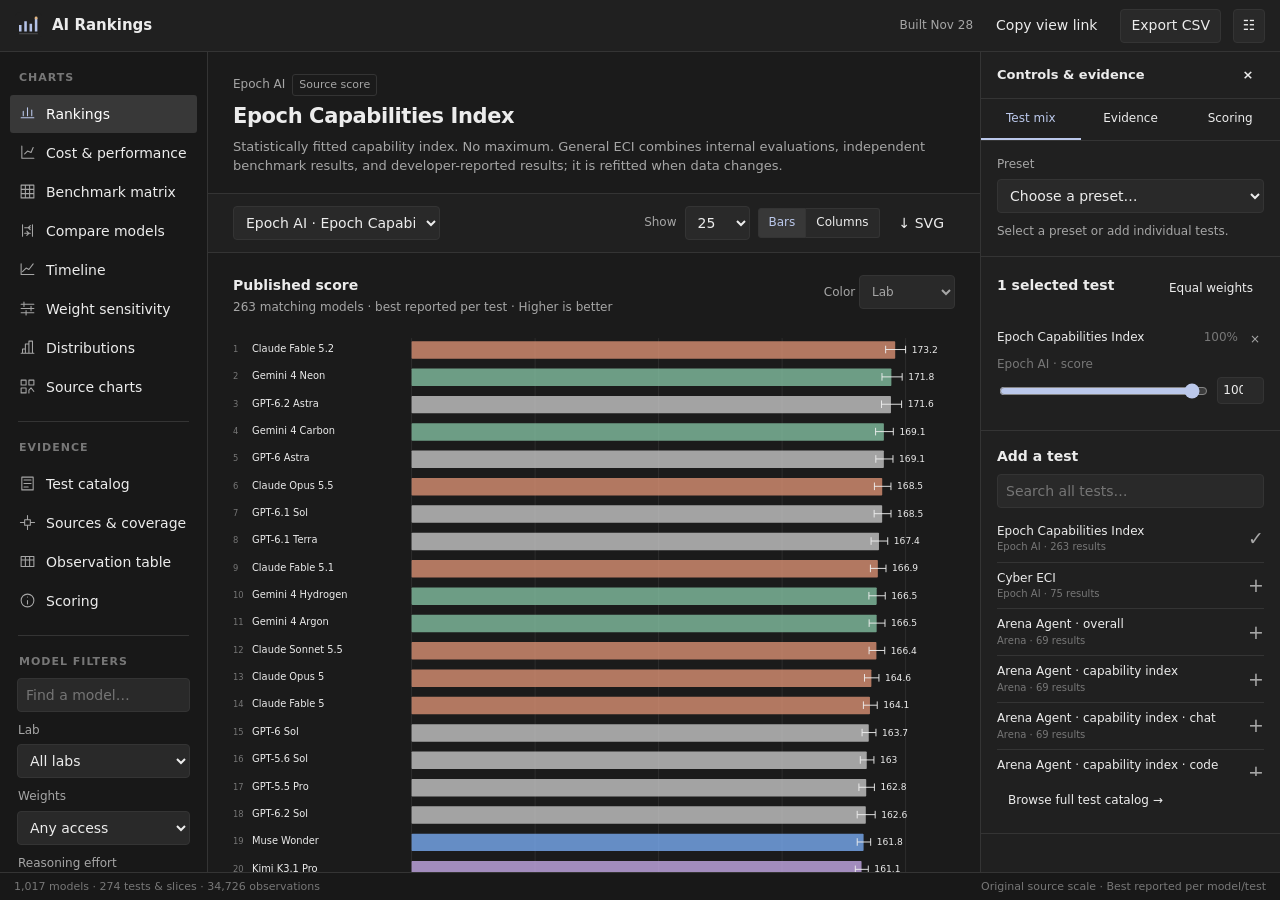
<file: index.html>
<!doctype html>
<html lang="en">
  <head>
    <meta charset="UTF-8">
    <meta name="viewport" content="width=device-width,initial-scale=1">
    <meta name="theme-color" content="#1b1b1b">
    <title>AI Rankings</title>
    <link rel="icon" href="icon.svg" type="image/svg+xml">
    <link rel="stylesheet" href="style.css">
  </head>
  <body>
    <div id="app">
      <div
        class="boot"><img src="icon.svg" width="44" height="44" alt=""><h1>AI Rankings</h1><p id="boot-status">Loading source observations…</p><progress></progress></div>
    </div>
    <div id="tooltip" role="tooltip" hidden></div>
    <div id="toast" role="status" hidden></div>
    <script type="module" src="app.js"></script>
  </body>
</html>
</file>
<file: style.css>
:root {
  color-scheme: dark;
  --bg: #1b1b1b;
  --surface: #202020;
  --side: #181818;
  --control: #292929;
  --hover: #303030;
  --selected: #383838;
  --line: #343434;
  --text: #ececec;
  --muted: #a6a6a6;
  --dim: #777;
  --accent: #bbc8eb;
  --warn: #dfba7c;
  --good: #91bea0;
  --bad: #ee8f89;
  font: 14px/1.45
    Inter,system-ui,-apple-system,BlinkMacSystemFont,"Segoe UI",sans-serif;
}
* {
  box-sizing: border-box;
}
body {
  margin: 0;
  background: var(--bg);
  color: var(--text);
}
button,
input,
select {
  font: inherit;
  color: inherit;
}
button,
select,
input[type=number],
input[type=date],
input[type=search],
input[type=text] {
  min-height: 34px;
  border: 1px solid var(--line);
  background: var(--control);
  border-radius: 4px;
}
button {
  cursor: pointer;
  padding: 5px 10px;
}
button:hover {
  background: var(--hover);
}
button:disabled {
  opacity: .4;
  cursor: default;
}
input,
select {
  padding: 5px 8px;
  min-width: 0;
}
input[type=checkbox] {
  accent-color: var(--accent);
  width: 15px;
  height: 15px;
}
input[type=range] {
  accent-color: var(--accent);
  min-width: 0;
  width: 100%;
  height: 18px;
}
a {
  color: var(--accent);
  text-decoration: none;
}
a:hover {
  text-decoration: underline;
}
:focus-visible {
  outline: 2px solid var(--accent);
  outline-offset: 2px;
}
h1,
h2,
h3,
p {
  margin: 0;
}
h1 {
  font-size: 21px;
  font-weight: 600;
  letter-spacing: -.4px;
}
h2 {
  font-size: 17px;
  font-weight: 600;
}
h3 {
  font-size: 14px;
  font-weight: 600;
}
small,
.small {
  font-size: 12px;
}
.muted {
  color: var(--muted);
}
.dim {
  color: var(--dim);
}
.good {
  color: var(--good);
}
.warn {
  color: var(--warn);
}
.bad {
  color: var(--bad);
}
.mono {
  font-variant-numeric: tabular-nums;
}
.boot {
  display: grid;
  place-content: center;
  gap: 14px;
  min-height: 100vh;
  text-align: center;
}
.boot img,
.boot progress {
  margin: auto;
}
.shell {
  height: 100dvh;
  display: grid;
  grid-template-columns: 208px minmax(0,1fr) 300px;
  grid-template-rows: 52px minmax(0,1fr) 28px;
}
.topbar {
  grid-column: 1/-1;
  border-bottom: 1px solid var(--line);
  display: flex;
  align-items: center;
  padding: 0 15px;
  gap: 12px;
  background: var(--surface);
}
.brand {
  display: flex;
  align-items: center;
  gap: 10px;
  font-weight: 650;
  font-size: 15px;
  white-space: nowrap;
}
.brand img {
  width: 27px;
  height: 27px;
}
.topbar .spacer {
  flex: 1;
}
.topbar .context {
  color: var(--muted);
  font-size: 13px;
}
.icon-button {
  padding: 4px 7px;
  min-width: 32px;
}
.quiet-button {
  background: transparent;
  border-color: transparent;
}
.sidebar {
  background: var(--side);
  border-right: 1px solid var(--line);
  overflow: auto;
  padding: 15px 10px;
}
.nav-label {
  font-size: 11px;
  font-weight: 650;
  color: var(--dim);
  text-transform: uppercase;
  letter-spacing: 1px;
  padding: 3px 9px 8px;
}
.nav-item {
  display: flex;
  align-items: center;
  gap: 10px;
  width: 100%;
  border: 0;
  border-radius: 3px;
  background: none;
  text-align: left;
  margin: 1px 0;
  padding: 8px 9px;
  min-height: 38px;
}
.nav-item svg {
  width: 17px;
  height: 17px;
  flex-shrink: 0;
  color: var(--muted);
}
.nav-item.active {
  background: var(--selected);
  color: white;
}
.nav-item.active svg {
  color: var(--accent);
}
.divider {
  height: 1px;
  background: var(--line);
  margin: 15px 8px;
}
.sidebar select,
.sidebar input {
  width: 100%;
}
.sidebar label {
  display: block;
  margin: 10px 8px 5px;
  color: var(--muted);
  font-size: 12px;
}
.sidebar .field {
  margin: 0 7px;
}
.source-dot {
  width: 7px;
  height: 7px;
  border-radius: 50%;
  background: var(--good);
  display: inline-block;
  margin-right: 7px;
}
.source-mini {
  display: flex;
  justify-content: space-between;
  align-items: center;
  padding: 5px 8px;
  color: var(--muted);
  font-size: 12px;
}
.main {
  overflow: auto;
  min-width: 0;
  position: relative;
}
.page-head {
  padding: 22px 25px 17px;
  border-bottom: 1px solid var(--line);
}
.page-head .eyebrow {
  color: var(--muted);
  font-size: 12px;
  margin-bottom: 5px;
  display: flex;
  align-items: center;
  gap: 7px;
}
.page-head .head-row {
  display: flex;
  justify-content: space-between;
  align-items: center;
  gap: 12px;
}
.page-head p {
  color: var(--muted);
  max-width: 850px;
  margin-top: 7px;
  font-size: 13px;
}
.badge {
  font-size: 11px;
  border: 1px solid var(--line);
  border-radius: 3px;
  padding: 2px 6px;
  color: var(--muted);
  white-space: nowrap;
}
.badge.custom {
  color: var(--warn);
  border-color: #62533d;
}
.toolbar {
  display: flex;
  align-items: center;
  gap: 8px;
  flex-wrap: wrap;
  padding: 12px 25px;
  border-bottom: 1px solid var(--line);
  background: var(--surface);
}
.toolbar label {
  color: var(--muted);
  font-size: 12px;
}
.toolbar select {
  max-width: 220px;
}
.toolbar .wide {
  max-width: 420px;
  flex: 1;
}
.toolbar .spacer {
  flex: 1;
}
.segmented {
  display: flex;
}
.segmented button {
  border-radius: 0;
  min-height: 30px;
  font-size: 12px;
}
.segmented button:first-child {
  border-radius: 3px 0 0 3px;
}
.segmented button:last-child {
  border-radius: 0 3px 3px 0;
}
.segmented button + button {
  border-left: 0;
}
.segmented .active {
  background: var(--selected);
  color: var(--accent);
}
.chart-wrap {
  padding: 22px 25px 14px;
  position: relative;
  min-height: 240px;
}
.chart-title {
  display: flex;
  justify-content: space-between;
  gap: 15px;
  margin-bottom: 12px;
}
.chart-title p {
  color: var(--muted);
  font-size: 12px;
  margin-top: 4px;
}
.legend {
  display: flex;
  flex-wrap: wrap;
  gap: 8px 16px;
  font-size: 12px;
  color: var(--muted);
  padding: 0 25px 16px;
}
.legend .swatch {
  width: 8px;
  height: 8px;
  display: inline-block;
  margin-right: 6px;
}
.chart {
  width: 100%;
  height: auto;
  display: block;
  overflow: visible;
}
.chart text {
  font-family: inherit;
  font-size: 12px;
  fill: var(--muted);
}
.chart .label {
  fill: var(--text);
}
.chart .grid {
  stroke: var(--line);
  stroke-width: 1;
}
.chart .axis {
  stroke: #575757;
}
.chart [data-row],
.chart [data-observation] {
  cursor: pointer;
}
.chart [data-row]:hover {
  filter: brightness(1.23);
}
.chart .selected-point {
  stroke: white;
  stroke-width: 2;
}
.chart-note {
  margin: 0 25px 18px;
  color: var(--muted);
  font-size: 12px;
  line-height: 1.6;
}
.section {
  padding: 18px 25px;
  border-top: 1px solid var(--line);
}
.section:first-child {
  border-top: 0;
}
.section-head {
  display: flex;
  align-items: center;
  justify-content: space-between;
  gap: 10px;
  margin-bottom: 12px;
}
.table-wrap {
  overflow: auto;
  max-width: 100%;
}
table {
  width: 100%;
  border-collapse: collapse;
  font-size: 13px;
}
th {
  font-weight: 500;
  color: var(--muted);
  text-align: left;
  background: var(--surface);
  position: sticky;
  top: 0;
  z-index: 1;
}
th,
td {
  padding: 10px 11px;
  border-bottom: 1px solid var(--line);
  vertical-align: middle;
}
td.num,
th.num {
  text-align: right;
  font-variant-numeric: tabular-nums;
}
tbody tr[data-row] {
  cursor: pointer;
}
tbody tr:hover {
  background: #252525;
}
tbody tr.selected {
  background: #303238;
}
td.model-cell {
  min-width: 200px;
}
.model-title {
  display: flex;
  align-items: center;
  gap: 8px;
}
.model-title small {
  display: block;
}
.model-mark {
  width: 8px;
  height: 18px;
  flex: 0 0 8px;
  border-radius: 1px;
}
.model-sub {
  color: var(--muted);
  font-size: 11px;
  margin-top: 3px;
  max-width: 300px;
  overflow: hidden;
  text-overflow: ellipsis;
  white-space: nowrap;
}
.rank {
  color: var(--dim);
  width: 28px;
}
.numeric-bar {
  display: inline-block;
  width: 46px;
  height: 3px;
  background: var(--line);
  margin-right: 8px;
  vertical-align: middle;
}
.numeric-bar i {
  display: block;
  height: 3px;
  background: var(--accent);
}
.matrix th {
  max-width: 120px;
  min-width: 100px;
  white-space: normal;
  font-size: 11px;
}
.matrix th:first-child {
  min-width: 210px;
}
.matrix td {
  font-variant-numeric: tabular-nums;
  text-align: center;
}
.matrix td:first-child {
  text-align: left;
  background: var(--bg);
  position: sticky;
  left: 0;
}
.matrix .heat-cell {
  border: 2px solid var(--bg);
  cursor: pointer;
  font-size: 13px;
}
.inspector {
  border-left: 1px solid var(--line);
  background: var(--surface);
  overflow: auto;
  min-width: 0;
}
.pane-title {
  height: 47px;
  display: flex;
  justify-content: space-between;
  align-items: center;
  padding: 0 16px;
  border-bottom: 1px solid var(--line);
  font-weight: 550;
  font-size: 13px;
}
.pane-tabs {
  display: flex;
  border-bottom: 1px solid var(--line);
  position: sticky;
  top: 0;
  background: var(--surface);
  z-index: 3;
}
.pane-tabs button {
  flex: 1;
  border: 0;
  border-bottom: 2px solid transparent;
  border-radius: 0;
  background: none;
  font-size: 12px;
  padding: 11px 5px;
}
.pane-tabs button.active {
  border-bottom-color: var(--accent);
  color: var(--accent);
}
.pane-section {
  padding: 15px 16px;
  border-bottom: 1px solid var(--line);
}
.pane-section h3 {
  margin-bottom: 7px;
}
.pane-section p {
  font-size: 12px;
  color: var(--muted);
  line-height: 1.6;
}
.pane-section label {
  display: block;
  color: var(--muted);
  font-size: 12px;
  margin-bottom: 5px;
}
.pane-section select,
.pane-section input[type=search] {
  width: 100%;
}
.control-row {
  display: flex;
  gap: 7px;
  align-items: center;
}
.control-row input[type=number] {
  width: 57px;
}
.weight-item {
  padding: 11px 0;
  border-bottom: 1px solid #303030;
}
.weight-item:last-child {
  border-bottom: 0;
}
.weight-head {
  display: flex;
  align-items: flex-start;
  gap: 8px;
  margin-bottom: 5px;
  font-size: 12px;
}
.weight-head span:first-child {
  flex: 1;
}
.weight-head button {
  padding: 0 4px;
  min-height: 22px;
  border: 0;
  background: transparent;
  color: var(--muted);
}
.weight-item small {
  color: var(--dim);
  display: block;
  margin: 4px 0;
}
.weight-item .control-row input[type=number] {
  min-height: 27px;
  padding: 2px 5px;
  font-size: 12px;
}
.add-list {
  margin-top: 8px;
  max-height: 260px;
  overflow: auto;
}
.add-item {
  display: flex;
  align-items: center;
  gap: 8px;
  width: 100%;
  background: transparent;
  text-align: left;
  border: 0;
  border-bottom: 1px solid var(--line);
  border-radius: 0;
  font-size: 12px;
  padding: 7px 0;
}
.add-item span:first-child {
  flex: 1;
}
.add-item small {
  display: block;
  color: var(--dim);
  font-size: 10px;
}
.add-item .plus {
  font-size: 19px;
  color: var(--muted);
}
.kv {
  display: grid;
  grid-template-columns: minmax(90px,.8fr) 1.2fr;
  gap: 7px 10px;
  margin: 10px 0;
  font-size: 12px;
}
.kv dt {
  color: var(--muted);
}
.kv dd {
  margin: 0;
  overflow-wrap: anywhere;
}
.evidence-item {
  padding: 13px 0;
  border-bottom: 1px solid var(--line);
}
.evidence-item:last-child {
  border: 0;
}
.evidence-score {
  display: flex;
  justify-content: space-between;
  gap: 10px;
  font-size: 13px;
}
.evidence-item a {
  font-size: 12px;
  display: inline-block;
  margin-top: 6px;
}
.statusbar {
  grid-column: 1/-1;
  border-top: 1px solid var(--line);
  display: flex;
  justify-content: space-between;
  gap: 12px;
  align-items: center;
  padding: 0 14px;
  color: var(--dim);
  font-size: 11px;
  background: var(--side);
}
.empty {
  padding: 60px 25px;
  text-align: center;
  color: var(--muted);
}
.empty h2 {
  color: var(--text);
  margin-bottom: 10px;
}
.empty button {
  margin-top: 15px;
}
.catalog-grid {
  display: grid;
  grid-template-columns: minmax(0,1fr);
  gap: 0;
}
.catalog-item {
  padding: 16px 25px;
  border-bottom: 1px solid var(--line);
  display: grid;
  grid-template-columns: 1fr auto;
  gap: 8px 16px;
}
.catalog-item p {
  font-size: 12px;
  color: var(--muted);
  max-width: 820px;
  margin-top: 5px;
}
.catalog-meta {
  display: flex;
  gap: 8px;
  flex-wrap: wrap;
  margin-top: 7px;
}
.catalog-item .actions {
  display: flex;
  align-items: start;
  gap: 5px;
}
.source-card {
  padding: 20px 25px;
  border-bottom: 1px solid var(--line);
}
.source-card h2 {
  display: flex;
  justify-content: flex-start;
  gap: 8px;
}
.source-card p {
  color: var(--muted);
  font-size: 13px;
  margin: 8px 0;
}
.source-links {
  display: flex;
  gap: 15px;
  font-size: 12px;
  flex-wrap: wrap;
}
.source-card details {
  margin-top: 12px;
  font-size: 12px;
}
.source-card summary {
  cursor: pointer;
  color: var(--muted);
}
.source-card table {
  margin-top: 10px;
  font-size: 12px;
}
.source-card .kv {
  max-width: 700px;
}
.compare-strip {
  display: flex;
  flex-wrap: wrap;
  gap: 6px;
  padding: 12px 25px;
  border-bottom: 1px solid var(--line);
}
.chip {
  font-size: 12px;
  display: inline-flex;
  align-items: center;
  gap: 7px;
  padding: 4px 8px;
  border: 1px solid var(--line);
  border-radius: 3px;
}
.chip button {
  min-height: 18px;
  padding: 0 3px;
  border: 0;
  background: transparent;
}
.split-chart {
  display: grid;
  grid-template-columns: 1fr 1fr;
}
.split-chart > div + div {
  border-left: 1px solid var(--line);
}
#tooltip {
  position: fixed;
  pointer-events: none;
  background: #111;
  border: 1px solid #505050;
  padding: 10px 12px;
  max-width: 340px;
  z-index: 20;
  font-size: 12px;
  box-shadow: 0 6px 20px #0008;
  border-radius: 4px;
}
#tooltip strong {
  display: block;
  margin-bottom: 5px;
}
#tooltip .muted {
  margin-top: 3px;
}
#toast {
  position: fixed;
  bottom: 42px;
  left: 50%;
  transform: translateX(-50%);
  padding: 10px 17px;
  border: 1px solid #555;
  background: #292929;
  border-radius: 5px;
  z-index: 30;
  font-size: 13px;
  box-shadow: 0 4px 20px #0005;
}
.coverage {
  font-size: 11px;
  color: var(--muted);
  white-space: nowrap;
}
.pagination {
  display: flex;
  align-items: center;
  justify-content: space-between;
  padding: 12px 25px;
  border-top: 1px solid var(--line);
  font-size: 12px;
  color: var(--muted);
}
.inline-note {
  padding: 10px 25px;
  font-size: 12px;
  color: var(--warn);
  border-bottom: 1px solid var(--line);
}
.hidden {
  display: none!important;
}
.mobile-only {
  display: none;
}
.full-width {
  grid-template-columns: 208px minmax(0,1fr);
}
.full-width .inspector {
  display: none;
}
.stat-line {
  display: flex;
  gap: 25px;
  flex-wrap: wrap;
  padding: 15px 25px;
  border-bottom: 1px solid var(--line);
  font-size: 12px;
  color: var(--muted);
}
.stat-line strong {
  font-size: 19px;
  font-weight: 550;
  display: block;
  color: var(--text);
  font-variant-numeric: tabular-nums;
}
.search-large {
  flex: 1;
  max-width: 400px;
}
.help-copy {
  max-width: 850px;
  font-size: 14px;
  color: var(--muted);
  line-height: 1.75;
}
.help-copy h3 {
  font-size: 15px;
  color: var(--text);
  margin: 20px 0 5px;
}
.help-copy p {
  margin: 7px 0;
}
.help-copy code {
  background: var(--control);
  padding: 2px 5px;
  color: var(--text);
}
.small-check {
  display: flex!important;
  gap: 7px;
  align-items: center;
  margin: 8px 0!important;
}
.inline-actions {
  display: flex;
  gap: 6px;
  align-items: center;
  flex-wrap: wrap;
}
.progress-log {
  max-height: 200px;
  overflow: auto;
  font: 11px/1.6 ui-monospace,monospace;
  white-space: pre-wrap;
  color: var(--muted);
  padding-top: 8px;
}
@media (min-width:1600px) {
  .shell {
    grid-template-columns: 220px minmax(0,1fr) 325px;
  }
  .full-width {
    grid-template-columns: 220px minmax(0,1fr);
  }
  .chart-wrap {
    padding-left: 32px;
    padding-right: 32px;
  }
}
@media (max-width:1150px) {
  .shell {
    grid-template-columns: 175px minmax(0,1fr) 270px;
  }
  .full-width {
    grid-template-columns: 175px minmax(0,1fr);
  }
  .page-head,
  .toolbar,
  .chart-wrap,
  .section {
    padding-left: 18px;
    padding-right: 18px;
  }
  .topbar .context {
    display: none;
  }
  .sidebar {
    padding-left: 7px;
    padding-right: 7px;
  }
}
@media (max-width:920px) {
  .shell,
  .full-width {
    grid-template-columns: 170px minmax(0,1fr);
  }
  .inspector {
    display: none;
  }
  .shell.show-inspector .inspector {
    display: block;
    position: fixed;
    right: 0;
    top: 52px;
    bottom: 28px;
    width: 310px;
    z-index: 10;
    box-shadow: -15px 0 40px #0007;
  }
  .mobile-only {
    display: initial;
  }
  .topbar .refresh-date {
    display: none;
  }
  .split-chart {
    grid-template-columns: 1fr;
  }
  .split-chart > div + div {
    border-left: 0;
    border-top: 1px solid var(--line);
  }
}
@media (max-width:620px) {
  .shell,
  .full-width {
    grid-template-columns: minmax(0,1fr);
    grid-template-rows: 52px minmax(0,1fr) 28px;
  }
  .sidebar {
    display: none;
  }
  .shell.show-nav .sidebar {
    display: block;
    position: fixed;
    left: 0;
    top: 52px;
    bottom: 28px;
    width: 230px;
    z-index: 10;
    box-shadow: 15px 0 40px #0007;
  }
  .topbar {
    padding: 0 9px;
    gap: 6px;
  }
  .topbar button {
    font-size: 12px;
    padding: 5px 7px;
  }
  .brand {
    font-size: 14px;
  }
  .brand img {
    width: 23px;
    height: 23px;
  }
  .topbar .export-button {
    display: none;
  }
  .page-head {
    padding: 17px 15px;
  }
  .page-head h1 {
    font-size: 19px;
  }
  .toolbar {
    padding: 10px 15px;
  }
  .toolbar .wide {
    flex-basis: 100%;
    max-width: none;
  }
  .chart-wrap {
    padding: 17px 15px;
  }
  .statusbar {
    font-size: 10px;
  }
  .statusbar span:last-child {
    display: none;
  }
  .section {
    padding: 16px 15px;
  }
  .catalog-item {
    padding: 15px;
    grid-template-columns: 1fr;
  }
  .source-card {
    padding: 16px 15px;
  }
  .chart-note {
    margin-left: 15px;
    margin-right: 15px;
  }
  .legend {
    padding-left: 15px;
  }
  .stat-line {
    gap: 18px;
    padding: 12px 15px;
  }
  .shell.show-inspector .inspector {
    width: min(340px,100vw);
  }
  .nav-toggle {
    display: initial!important;
  }
  button {
    min-height: 36px;
  }
  .topbar .share-button {
    display: none;
  }
}
@media (prefers-reduced-motion:no-preference) {
  button {
    transition: background .12s;
  }
  #toast {
    animation: appear .15s ease-out;
  }
  @keyframes appear {
    from {
      opacity: 0;
      transform: translate(-50%,5px);
    }
    to {
      opacity: 1;
      transform: translate(-50%,0);
    }
  }
}
@media (forced-colors:active) {
  .chart rect,
  .chart circle,
  .chart path {
    forced-color-adjust: none;
  }
  .heat-cell {
    outline: 1px solid CanvasText;
  }
  .model-mark {
    forced-color-adjust: none;
  }
}
/* Add quiet-scroll to the element that owns overflow. Keep its overflow and
   gutter policy in the layout; hover changes paint only, never geometry. */
@media (forced-colors: none) {
  .quiet-scroll {
    --scroll-thumb-current: var(--ui-scrollbar-thumb, #535353);
    scrollbar-width: thin;
    scrollbar-color: var(--scroll-thumb-current) transparent;
  }

  @media (hover: hover) and (pointer: fine) {
    .quiet-scroll {
      --scroll-thumb-current: transparent;
    }
    .quiet-scroll:is(:hover, :focus-within) {
      --scroll-thumb-current: var(--ui-scrollbar-thumb, #535353);
    }
  }

  @supports selector(::-webkit-scrollbar) {
    .quiet-scroll {
      /* Non-auto standard properties override the detailed native styling. */
      scrollbar-width: auto;
      scrollbar-color: auto;
    }
    .quiet-scroll::-webkit-scrollbar {
      width: 8px;
      height: 8px;
    }
    .quiet-scroll::-webkit-scrollbar-thumb {
      min-width: 28px;
      min-height: 28px;
      border: 2px solid transparent;
      border-radius: 8px;
      background: var(--scroll-thumb-current);
      background-clip: padding-box;
    }
    .quiet-scroll::-webkit-scrollbar-thumb:hover {
      background-color: var(--ui-scrollbar-thumb-hover, #737373);
    }
    .quiet-scroll::-webkit-scrollbar-track,
    .quiet-scroll::-webkit-scrollbar-corner {
      background: transparent;
    }
    .quiet-scroll::-webkit-scrollbar-button {
      display: none;
      width: 0;
      height: 0;
    }
  }
}

.chart-wrap {
  overflow: auto;
}
.chart {
  min-width: 620px;
}
.chart-wrap {
  scrollbar-width: thin;
  scrollbar-color: #535353 transparent;
}
@media (max-width:620px) {
  .chart {
    min-width: 950px;
  }
  .chart-wrap {
    padding-bottom: 20px;
  }
}

.nav-toggle {
  display: none;
}
.source-mark {
  width: 20px;
  height: 20px;
  flex: none;
  vertical-align: middle;
}
.source-mini > span:first-child {
  display: flex;
  align-items: center;
  gap: 6px;
}
.source-card h2 {
  display: flex;
  align-items: center;
  gap: 8px;
}
@media (max-width:620px) {
  .nav-toggle {
    display: inline-flex!important;
    align-items: center;
    justify-content: center;
  }
}

.source-card h2 > .badge {
  margin-left: auto;
}
</file>
